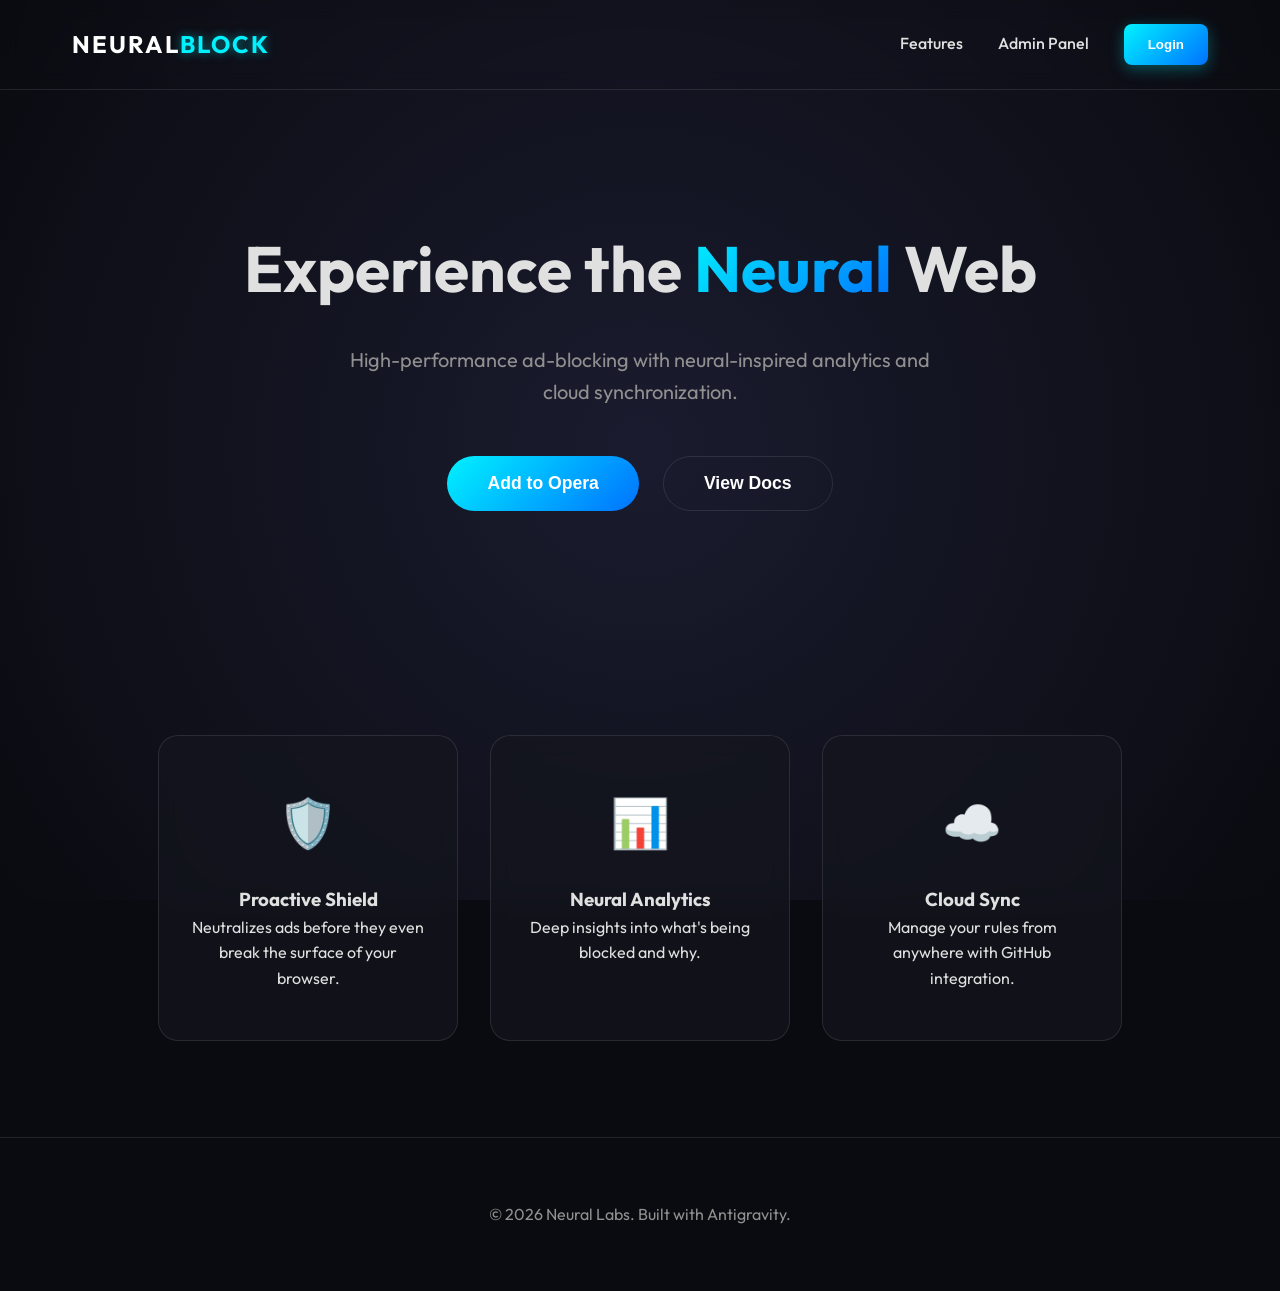
<file: index.html>
<!DOCTYPE html>
<html lang="en">
<head>
    <meta charset="UTF-8">
    <meta name="viewport" content="width=device-width, initial-scale=1.0">
    <title>NeuralBlock | The Future of Ad-Blocking</title>
    <link rel="stylesheet" href="landing.css">
    <link href="https://fonts.googleapis.com/css2?family=Outfit:wght@300;400;600;700&display=swap" rel="stylesheet">
</head>
<body>
    <div class="neural-core"></div>
    
    <header>
        <div class="container nav-container">
            <div class="logo">
                <span class="neural">NEURAL</span><span class="block">BLOCK</span>
            </div>
            <nav>
                <a href="#features">Features</a>
                <a href="admin/admin.html" class="admin-link">Admin Panel</a>
                <button id="login-trigger" class="btn-primary">Login</button>
            </nav>
        </div>
    </header>

    <main>
        <section class="hero">
            <div class="container">
                <div class="hero-content">
                    <h1>Experience the <span class="gradient-text">Neural</span> Web</h1>
                    <p>High-performance ad-blocking with neural-inspired analytics and cloud synchronization.</p>
                    <div class="cta-group">
                        <button class="btn-glow">Add to Opera</button>
                        <button class="btn-outline">View Docs</button>
                    </div>
                </div>
            </div>
        </section>

        <section id="features" class="features">
            <div class="container">
                <div class="feature-grid">
                    <div class="feature-card">
                        <div class="icon">🛡️</div>
                        <h3>Proactive Shield</h3>
                        <p>Neutralizes ads before they even break the surface of your browser.</p>
                    </div>
                    <div class="feature-card">
                        <div class="icon">📊</div>
                        <h3>Neural Analytics</h3>
                        <p>Deep insights into what's being blocked and why.</p>
                    </div>
                    <div class="feature-card">
                        <div class="icon">☁️</div>
                        <h3>Cloud Sync</h3>
                        <p>Manage your rules from anywhere with GitHub integration.</p>
                    </div>
                </div>
            </div>
        </section>
    </main>

    <!-- Login Modal -->
    <div id="login-modal" class="modal">
        <div class="modal-content">
            <span class="close">&times;</span>
            <h2>Access Command Center</h2>
            <form id="login-form">
                <div class="input-group">
                    <label>Terminal ID</label>
                    <input type="text" placeholder="admin@neural.labs" required>
                </div>
                <div class="input-group">
                    <label>Security Key</label>
                    <input type="password" placeholder="••••••••" required>
                </div>
                <button type="submit" class="btn-primary full-width">Initialize Connection</button>
            </form>
        </div>
    </div>

    <footer>
        <div class="container">
            <p>&copy; 2026 Neural Labs. Built with Antigravity.</p>
        </div>
    </footer>

    <script src="landing.js"></script>
</body>
</html>
</file>
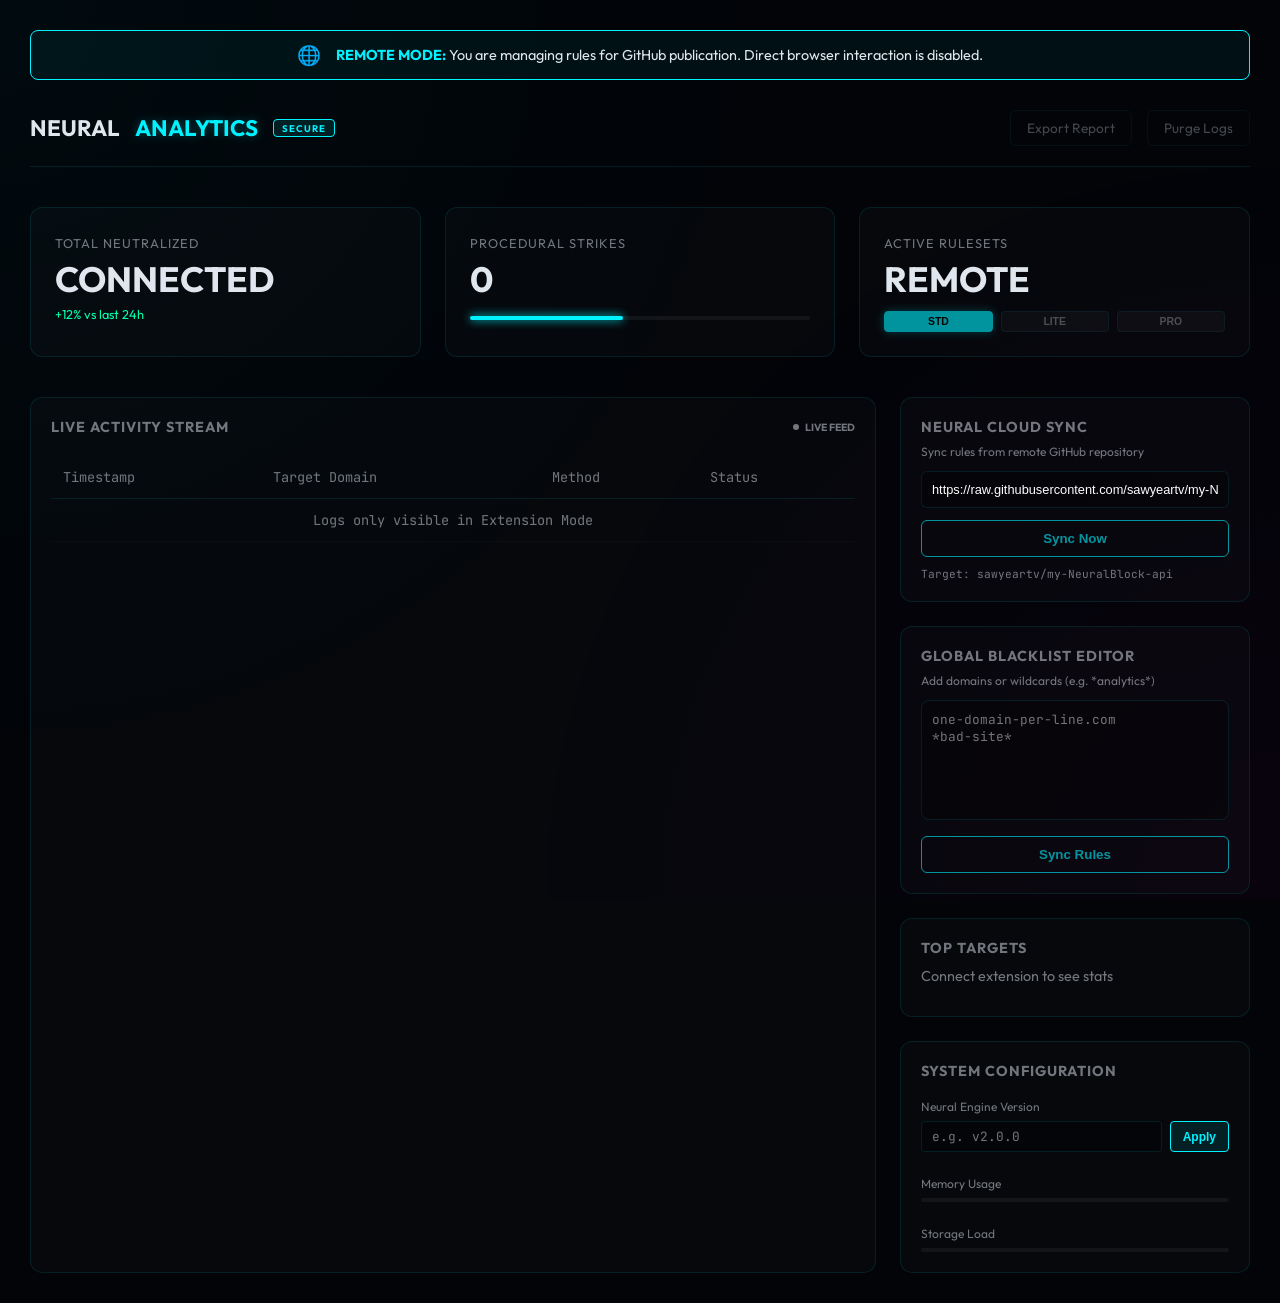
<file: admin/admin.html>
<!DOCTYPE html>
<html lang="en">

<head>
    <meta charset="UTF-8">
    <meta name="viewport" content="width=device-width, initial-scale=1.0">
    <title>Neural Analytics | Command Center</title>
    <link rel="stylesheet" href="admin.css">
    <link href="https://fonts.googleapis.com/css2?family=Outfit:wght@300;400;600;700&family=JetBrains+Mono&display=swap"
        rel="stylesheet">
</head>

<body>
    <div class="neural-bg"></div>
    <div class="container">
        <header>
            <div class="logo">
                <span class="neural">NEURAL</span><span class="analytics">ANALYTICS</span>
                <span class="status-badge">SECURE</span>
            </div>
            <nav>
                <button id="export-btn" class="nav-btn">Export Report</button>
                <button id="clear-logs-btn" class="nav-btn danger">Purge Logs</button>
            </nav>
        </header>

        <section class="overview-grid">
            <div class="stat-card">
                <label>Total Neutralized</label>
                <div class="value" id="total-count">0</div>
                <div class="trend positive">+12% vs last 24h</div>
            </div>
            <div class="stat-card">
                <label>Procedural Strikes</label>
                <div class="value" id="procedural-count">0</div>
                <div class="progress-bar">
                    <div class="fill" id="procedural-percent" style="width: 45%;"></div>
                </div>
            </div>
            <div class="stat-card">
                <label>Active Rulesets</label>
                <div class="value" id="active-tier">STANDARD</div>
                <div class="version-controls">
                    <button class="tier-btn active" data-tier="standard">STD</button>
                    <button class="tier-btn" data-tier="lite">LITE</button>
                    <button class="tier-btn" data-tier="pro">PRO</button>
                </div>
            </div>
        </section>

        <section class="main-content">
            <div class="card log-section">
                <div class="card-header">
                    <h3>Live Activity Stream</h3>
                    <div class="live-indicator">LIVE FEED</div>
                </div>
                <div class="log-table-wrapper">
                    <table id="log-table">
                        <thead>
                            <tr>
                                <th>Timestamp</th>
                                <th>Target Domain</th>
                                <th>Method</th>
                                <th>Status</th>
                            </tr>
                        </thead>
                        <tbody id="log-body">
                            <!-- Logs will be injected here -->
                        </tbody>
                    </table>
                </div>
            </div>

            <div class="side-panel">
                <div class="card cloud-sync">
                    <h3>Neural Cloud Sync</h3>
                    <p class="card-desc">Sync rules from remote GitHub repository</p>
                    <input type="text" id="cloud-url-input"
                        placeholder="https://raw.githubusercontent.com/.../rules.json">
                    <button id="sync-cloud-btn" class="secondary-btn">Sync Now</button>
                    <div id="sync-status" class="sync-status">Last sync: Never</div>
                </div>

                <div class="card blacklist-management">
                    <h3>Global Blacklist Editor</h3>
                    <p class="card-desc">Add domains or wildcards (e.g. *analytics*)</p>
                    <textarea id="global-blacklist-input"
                        placeholder="one-domain-per-line.com&#10;*bad-site*"></textarea>
                    <button id="sync-blacklist-btn" class="secondary-btn">Sync Rules</button>
                </div>

                <div class="card top-targets">
                    <h3>Top Targets</h3>
                    <ul id="target-list" class="target-list">
                        <!-- Top domains list -->
                    </ul>
                </div>

                <div class="card system-health">
                    <h3>System Configuration</h3>
                    <div class="version-override">
                        <span>Neural Engine Version</span>
                        <div class="input-group">
                            <input type="text" id="system-version-input" placeholder="e.g. v2.0.0">
                            <button id="apply-version-btn">Apply</button>
                        </div>
                    </div>

                    <div class="usage-metric">
                        <span>Memory Usage</span>
                        <div class="mini-bar">
                            <div class="fill" style="width: 15%;"></div>
                        </div>
                    </div>
                    <div class="usage-metric">
                        <span>Storage Load</span>
                        <div class="mini-bar">
                            <div class="fill" style="width: 32%;"></div>
                        </div>
                    </div>
                </div>
            </div>
        </section>
    </div>
    <script src="admin.js"></script>
</body>

</html>
</file>
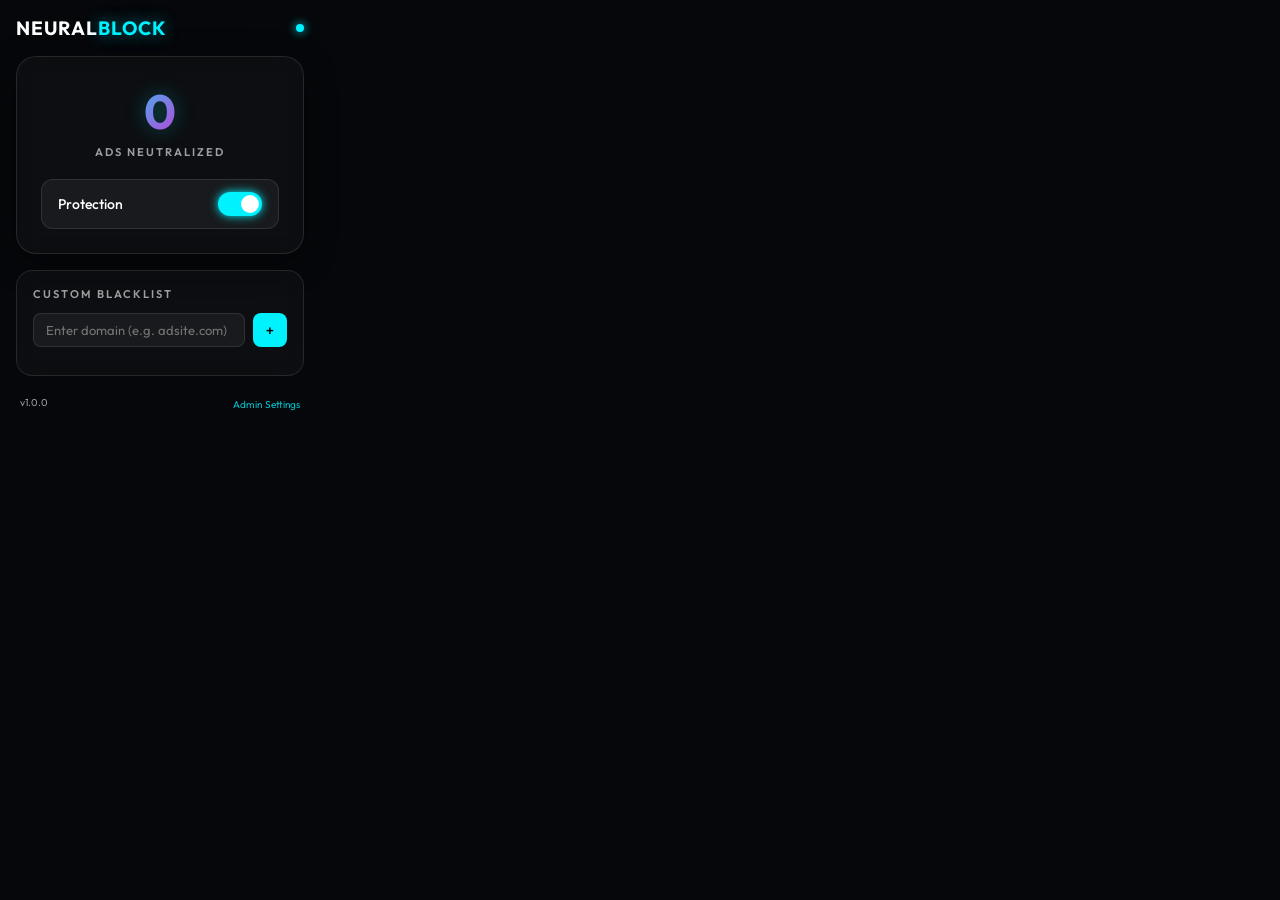
<file: popup/popup.html>
<!DOCTYPE html>
<html lang="en">

<head>
  <meta charset="UTF-8">
  <meta name="viewport" content="width=device-width, initial-scale=1.0">
  <title>NeuralBlock</title>
  <link rel="stylesheet" href="popup.css">
  <link href="https://fonts.googleapis.com/css2?family=Outfit:wght@300;400;600;700&display=swap" rel="stylesheet">
</head>

<body>
  <div class="container">
    <div class="header">
      <div class="logo">
        <span class="neural">NEURAL</span><span class="block">BLOCK</span>
      </div>
      <div class="status-indicator" id="status-dot"></div>
    </div>

    <div class="main-card">
      <div class="stats-section">
        <div class="counter-glow" id="counter">0</div>
        <p class="label">ADS NEUTRALIZED</p>
      </div>

      <div class="control-section">
        <div class="toggle-container">
          <span class="toggle-label">Protection</span>
          <label class="switch">
            <input type="checkbox" id="power-toggle" checked>
            <span class="slider round"></span>
          </label>
        </div>
      </div>
    </div>

    <div class="blacklist-card">
      <p class="label">CUSTOM BLACKLIST</p>
      <div class="input-group">
        <input type="text" id="blacklist-input" placeholder="Enter domain (e.g. adsite.com)">
        <button id="add-btn">+</button>
      </div>
      <ul id="blacklist-list">
        <!-- Dynamic items will be added here -->
      </ul>
    </div>

    <div class="footer">
      <div class="version">v1.0.0</div>
      <div class="links">
        <a href="#" id="admin-btn">Admin</a>
        <a href="#" id="settings-btn">Settings</a>
      </div>
    </div>
  </div>
  <script src="popup.js"></script>
</body>

</html>
</file>
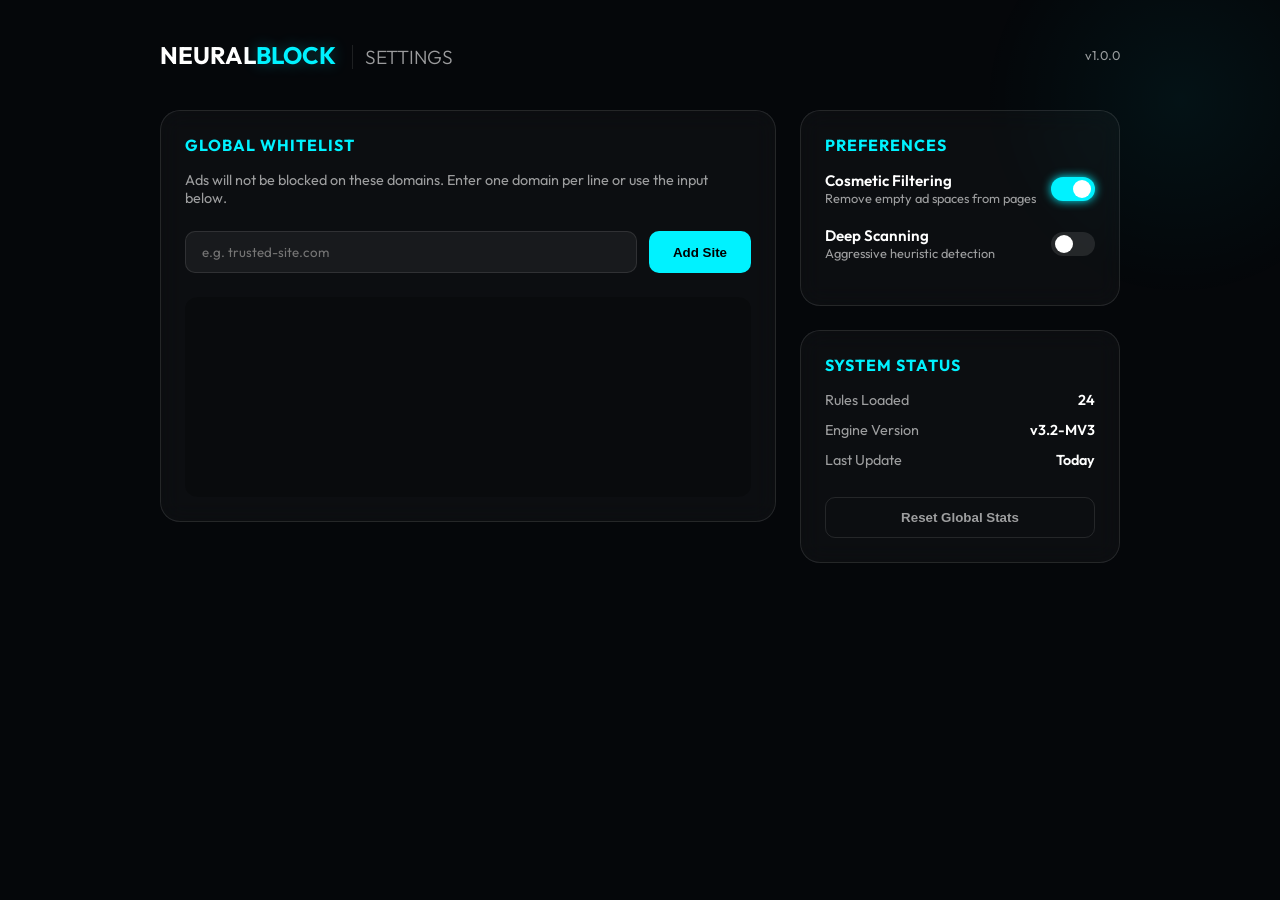
<file: settings/settings.html>
<!DOCTYPE html>
<html lang="en">

<head>
    <meta charset="UTF-8">
    <meta name="viewport" content="width=device-width, initial-scale=1.0">
    <title>NeuralBlock Settings</title>
    <link rel="stylesheet" href="settings.css">
    <link href="https://fonts.googleapis.com/css2?family=Outfit:wght@300;400;600;700&display=swap" rel="stylesheet">
</head>

<body>
    <div class="glow-bg"></div>
    <div class="container">
        <header>
            <div class="logo">
                <span class="neural">NEURAL</span><span class="block">BLOCK</span>
                <span class="page-title">SETTINGS</span>
            </div>
            <div class="version">v1.0.0</div>
        </header>

        <main class="grid-layout">
            <section class="card whitelist-section">
                <h3>Global Whitelist</h3>
                <p class="description">Ads will not be blocked on these domains. Enter one domain per line or use the
                    input below.</p>

                <div class="input-group">
                    <input type="text" id="whitelist-input" placeholder="e.g. trusted-site.com">
                    <button id="add-whitelist-btn">Add Site</button>
                </div>

                <div class="list-container">
                    <ul id="whitelist-list">
                        <!-- Whitelist items will be rendered here -->
                    </ul>
                </div>
            </section>

            <div class="side-panel">
                <section class="card options-section">
                    <h3>Preferences</h3>

                    <div class="option-item">
                        <div class="option-info">
                            <span class="option-name">Cosmetic Filtering</span>
                            <span class="option-desc">Remove empty ad spaces from pages</span>
                        </div>
                        <label class="switch">
                            <input type="checkbox" id="cosmetic-toggle" checked>
                            <span class="slider round"></span>
                        </label>
                    </div>

                    <div class="option-item">
                        <div class="option-info">
                            <span class="option-name">Deep Scanning</span>
                            <span class="option-desc">Aggressive heuristic detection</span>
                        </div>
                        <label class="switch">
                            <input type="checkbox" id="deep-scan-toggle">
                            <span class="slider round"></span>
                        </label>
                    </div>
                </section>

                <section class="card info-card">
                    <h3>System Status</h3>
                    <div class="stat-row">
                        <span>Rules Loaded</span>
                        <span class="stat-value" id="rules-count">24</span>
                    </div>
                    <div class="stat-row">
                        <span>Engine Version</span>
                        <span class="stat-value">v3.2-MV3</span>
                    </div>
                    <div class="stat-row">
                        <span>Last Update</span>
                        <span class="stat-value">Today</span>
                    </div>
                    <button id="reset-stats-btn" class="secondary-btn">Reset Global Stats</button>
                </section>
            </div>
        </main>
    </div>
    <script src="settings.js"></script>
</body>

</html>
</file>
<file: landing.css>
:root {
    --primary: #00f2ff;
    --primary-glow: rgba(0, 242, 255, 0.5);
    --bg-dark: #0a0b10;
    --card-bg: rgba(20, 22, 30, 0.7);
    --glass-border: rgba(255, 255, 255, 0.1);
    --text-main: #e0e0e0;
    --text-dim: #909090;
    --gradient: linear-gradient(135deg, #00f2ff 0%, #0072ff 100%);
}

* {
    margin: 0;
    padding: 0;
    box-sizing: border-box;
}

body {
    font-family: 'Outfit', sans-serif;
    background-color: var(--bg-dark);
    color: var(--text-main);
    line-height: 1.6;
    overflow-x: hidden;
}

.neural-core {
    position: fixed;
    top: 0;
    left: 0;
    width: 100%;
    height: 100%;
    background: radial-gradient(circle at 50% 50%, #1a1b2e 0%, #0a0b10 100%);
    z-index: -1;
}

.container {
    max-width: 1200px;
    margin: 0 auto;
    padding: 0 2rem;
}

header {
    padding: 1.5rem 0;
    backdrop-filter: blur(10px);
    border-bottom: 1px solid var(--glass-border);
    position: sticky;
    top: 0;
    z-index: 100;
}

.nav-container {
    display: flex;
    justify-content: space-between;
    align-items: center;
}

.logo {
    font-weight: 700;
    font-size: 1.5rem;
    letter-spacing: 2px;
}

.neural { color: white; }
.block { color: var(--primary); text-shadow: 0 0 10px var(--primary-glow); }

nav a {
    color: var(--text-main);
    text-decoration: none;
    margin-right: 2rem;
    font-weight: 500;
    transition: 0.3s;
}

nav a:hover {
    color: var(--primary);
}

.btn-primary {
    background: var(--gradient);
    border: none;
    padding: 0.8rem 1.5rem;
    border-radius: 8px;
    color: white;
    font-weight: 600;
    cursor: pointer;
    transition: 0.3s;
    box-shadow: 0 4px 15px rgba(0, 242, 255, 0.3);
}

.btn-primary:hover {
    transform: translateY(-2px);
    box-shadow: 0 6px 20px rgba(0, 242, 255, 0.4);
}

.hero {
    padding: 8rem 0;
    text-align: center;
}

.hero h1 {
    font-size: 4rem;
    font-weight: 700;
    margin-bottom: 1.5rem;
}

.gradient-text {
    background: var(--gradient);
    -webkit-background-clip: text;
    -webkit-text-fill-color: transparent;
}

.hero p {
    font-size: 1.25rem;
    color: var(--text-dim);
    max-width: 600px;
    margin: 0 auto 3rem;
}

.cta-group {
    display: flex;
    gap: 1.5rem;
    justify-content: center;
}

.btn-glow {
    background: var(--gradient);
    color: white;
    padding: 1rem 2.5rem;
    border-radius: 50px;
    border: none;
    font-size: 1.1rem;
    font-weight: 600;
    cursor: pointer;
    animation: glow 2s infinite ease-in-out;
}

.btn-outline {
    background: transparent;
    color: white;
    padding: 1rem 2.5rem;
    border-radius: 50px;
    border: 1px solid var(--glass-border);
    font-size: 1.1rem;
    font-weight: 600;
    cursor: pointer;
}

@keyframes glow {
    0%, 100% { box-shadow: 0 0 10px var(--primary-glow); }
    50% { box-shadow: 0 0 30px var(--primary-glow); }
}

.features {
    padding: 6rem 0;
}

.feature-grid {
    display: flex;
    gap: 2rem;
    justify-content: center;
}

.feature-card {
    background: var(--card-bg);
    border: 1px solid var(--glass-border);
    padding: 3rem 2rem;
    border-radius: 20px;
    text-align: center;
    backdrop-filter: blur(10px);
    transition: 0.3s;
    width: 300px;
}

.feature-card:hover {
    transform: translateY(-10px);
    border-color: var(--primary);
}

.feature-card .icon {
    font-size: 3rem;
    margin-bottom: 1.5rem;
}

/* Modal Styling */
.modal {
    display: none;
    position: fixed;
    z-index: 1000;
    top: 0;
    left: 0;
    width: 100%;
    height: 100%;
    background: rgba(0, 0, 0, 0.8);
    backdrop-filter: blur(5px);
}

.modal-content {
    background: var(--bg-dark);
    margin: 10% auto;
    padding: 3rem;
    border: 1px solid var(--primary);
    width: 400px;
    border-radius: 20px;
    position: relative;
    box-shadow: 0 0 30px rgba(0, 242, 255, 0.2);
}

.close {
    position: absolute;
    right: 1.5rem;
    top: 1rem;
    font-size: 2rem;
    cursor: pointer;
    color: var(--text-dim);
}

.input-group {
    margin: 1.5rem 0;
}

.input-group label {
    display: block;
    margin-bottom: 0.5rem;
    font-size: 0.9rem;
    color: var(--primary);
    text-transform: uppercase;
    letter-spacing: 1px;
}

.input-group input {
    width: 100%;
    padding: 0.8rem;
    background: rgba(255, 255, 255, 0.05);
    border: 1px solid var(--glass-border);
    border-radius: 8px;
    color: white;
    outline: none;
}

.input-group input:focus {
    border-color: var(--primary);
}

.full-width {
    width: 100%;
}

footer {
    padding: 4rem 0;
    text-align: center;
    border-top: 1px solid var(--glass-border);
    color: var(--text-dim);
}
</file>
<file: admin/admin.css>
:root {
    --bg-color: #020408;
    --card-bg: rgba(255, 255, 255, 0.02);
    --border-color: rgba(0, 242, 255, 0.1);
    --accent-cyan: #00f2ff;
    --accent-magenta: #ff00c8;
    --text-primary: #e0e6ed;
    --text-secondary: rgba(224, 230, 237, 0.5);
    --font-main: 'Outfit', sans-serif;
    --font-mono: 'JetBrains Mono', monospace;
}

* {
    margin: 0;
    padding: 0;
    box-sizing: border-box;
}

body {
    background-color: var(--bg-color);
    color: var(--text-primary);
    font-family: var(--font-main);
    min-height: 100vh;
    overflow-x: hidden;
}

.neural-bg {
    position: fixed;
    top: 0;
    left: 0;
    width: 100%;
    height: 100%;
    background:
        radial-gradient(circle at 0% 0%, rgba(0, 242, 255, 0.03) 0%, transparent 50%),
        radial-gradient(circle at 100% 100%, rgba(255, 0, 200, 0.03) 0%, transparent 50%);
    z-index: -1;
}

.container {
    max-width: 1400px;
    margin: 0 auto;
    padding: 30px;
}

header {
    display: flex;
    justify-content: space-between;
    align-items: center;
    margin-bottom: 40px;
    padding-bottom: 20px;
    border-bottom: 1px solid var(--border-color);
}

.logo {
    display: flex;
    align-items: center;
    gap: 15px;
    font-size: 1.4rem;
    font-weight: 700;
}

.analytics {
    color: var(--accent-cyan);
    text-shadow: 0 0 10px rgba(0, 242, 255, 0.3);
}

.status-badge {
    background: rgba(0, 242, 255, 0.1);
    color: var(--accent-cyan);
    font-size: 0.6rem;
    padding: 2px 8px;
    border-radius: 4px;
    border: 1px solid var(--accent-cyan);
    letter-spacing: 1px;
}

nav {
    display: flex;
    gap: 15px;
}

.nav-btn {
    background: transparent;
    border: 1px solid var(--border-color);
    color: var(--text-secondary);
    padding: 8px 16px;
    border-radius: 6px;
    font-family: inherit;
    font-size: 0.85rem;
    cursor: pointer;
    transition: all 0.3s;
}

.nav-btn:hover {
    border-color: var(--accent-cyan);
    color: white;
}

.nav-btn.danger:hover {
    border-color: var(--accent-magenta);
    background: rgba(255, 0, 200, 0.1);
}

/* Stats Grid */
.overview-grid {
    display: grid;
    grid-template-columns: repeat(3, 1fr);
    gap: 24px;
    margin-bottom: 40px;
}

.stat-card {
    background: var(--card-bg);
    border: 1px solid var(--border-color);
    padding: 24px;
    border-radius: 12px;
}

.stat-card label {
    font-size: 0.8rem;
    color: var(--text-secondary);
    text-transform: uppercase;
    letter-spacing: 1px;
}

.stat-card .value {
    font-size: 2.2rem;
    font-weight: 700;
    margin: 5px 0;
}

.version-controls {
    display: flex;
    gap: 8px;
    margin-top: 10px;
}

.tier-btn {
    flex: 1;
    background: rgba(255, 255, 255, 0.05);
    border: 1px solid var(--border-color);
    color: var(--text-secondary);
    padding: 4px;
    font-size: 0.65rem;
    border-radius: 4px;
    cursor: pointer;
    font-weight: 600;
    transition: all 0.2s;
}

.tier-btn.active {
    background: var(--accent-cyan);
    color: #000;
    border-color: var(--accent-cyan);
    box-shadow: 0 0 10px rgba(0, 242, 255, 0.4);
}

.status-text {
    font-size: 0.75rem;
    color: #00ffaa;
    margin-top: 5px;
}

.trend {
    font-size: 0.8rem;
}

.positive {
    color: #00ffaa;
}

.progress-bar {
    width: 100%;
    height: 4px;
    background: rgba(255, 255, 255, 0.05);
    border-radius: 2px;
    margin-top: 15px;
}

.progress-bar .fill {
    height: 100%;
    background: var(--accent-cyan);
    border-radius: 2px;
    box-shadow: 0 0 10px var(--accent-cyan);
}

/* Context Banner */
.context-banner {
    background: rgba(0, 242, 255, 0.05);
    border: 1px solid var(--accent-cyan);
    border-radius: 8px;
    padding: 12px 20px;
    margin-bottom: 30px;
    display: flex;
    align-items: center;
    justify-content: center;
    animation: slideDown 0.5s ease-out;
}

.banner-content {
    display: flex;
    align-items: center;
    gap: 15px;
}

.context-banner .icon {
    font-size: 1.2rem;
}

.context-banner .text {
    font-size: 0.9rem;
    color: var(--text-primary);
}

.context-banner strong {
    color: var(--accent-cyan);
}

@keyframes slideDown {
    from { transform: translateY(-20px); opacity: 0; }
    to { transform: translateY(0); opacity: 1; }
}

/* Remote Mode Adjustments */
body.remote-mode .nav-btn,
body.remote-mode .secondary-btn,
body.remote-mode .tier-btn {
    opacity: 0.6;
    cursor: default;
    pointer-events: none;
}

body.remote-mode #cloud-url-input {
    opacity: 1;
    pointer-events: all;
    cursor: text;
}

body.remote-mode #global-blacklist-input {
    opacity: 1;
    pointer-events: all;
    cursor: text;
}

body.remote-mode .live-indicator {
    color: var(--text-secondary);
}

body.remote-mode .live-indicator::before {
    background: var(--text-secondary);
    animation: none;
}

/* Main Layout */
.main-content {
    display: grid;
    grid-template-columns: 1fr 350px;
    gap: 24px;
}

#cloud-url-input {
    width: 100%;
    background: rgba(0, 0, 0, 0.3);
    border: 1px solid var(--border-color);
    border-radius: 6px;
    padding: 10px;
    color: white;
    font-size: 0.8rem;
    margin-bottom: 12px;
}

#cloud-url-input:focus {
    outline: none;
    border-color: var(--accent-cyan);
}

.sync-status {
    font-size: 0.7rem;
    color: var(--text-secondary);
    margin-top: 10px;
    font-family: var(--font-mono);
}

.card {
    background: var(--card-bg);
    border: 1px solid var(--border-color);
    border-radius: 12px;
    padding: 20px;
}

.card-desc {
    font-size: 0.75rem;
    color: var(--text-secondary);
    margin: 8px 0 12px 0;
}

#global-blacklist-input {
    width: 100%;
    height: 120px;
    background: rgba(0, 0, 0, 0.3);
    border: 1px solid var(--border-color);
    border-radius: 8px;
    padding: 10px;
    color: var(--font-mono);
    font-size: 0.8rem;
    resize: none;
    margin-bottom: 12px;
    font-family: var(--font-mono);
}

#global-blacklist-input:focus {
    outline: none;
    border-color: var(--accent-cyan);
}

.secondary-btn {
    width: 100%;
    background: transparent;
    border: 1px solid var(--accent-cyan);
    color: var(--accent-cyan);
    padding: 10px;
    border-radius: 6px;
    font-weight: 600;
    cursor: pointer;
    transition: all 0.2s;
}

.secondary-btn:hover {
    background: var(--accent-cyan);
    color: #000;
}

.card-header {
    display: flex;
    justify-content: space-between;
    align-items: center;
    margin-bottom: 20px;
}

h3 {
    font-size: 0.9rem;
    text-transform: uppercase;
    letter-spacing: 1px;
    color: var(--text-secondary);
}

.live-indicator {
    color: var(--accent-magenta);
    font-size: 0.65rem;
    font-weight: 700;
    display: flex;
    align-items: center;
    gap: 6px;
}

.live-indicator::before {
    content: '';
    width: 6px;
    height: 6px;
    background: var(--accent-magenta);
    border-radius: 50%;
    animation: blink 1.5s infinite;
}

@keyframes blink {

    0%,
    100% {
        opacity: 1;
    }

    50% {
        opacity: 0.2;
    }
}

/* Log Table */
.log-table-wrapper {
    max-height: 500px;
    overflow-y: auto;
}

table {
    width: 100%;
    border-collapse: collapse;
    font-family: var(--font-mono);
    font-size: 0.85rem;
}

th {
    text-align: left;
    color: var(--text-secondary);
    padding: 12px;
    font-weight: 400;
    border-bottom: 1px solid var(--border-color);
}

td {
    padding: 12px;
    border-bottom: 1px solid rgba(255, 255, 255, 0.02);
}

tr:hover td {
    background: rgba(255, 255, 255, 0.02);
}

.method-badge {
    padding: 2px 6px;
    border-radius: 4px;
    font-size: 0.7rem;
}

.method-network {
    background: rgba(0, 242, 255, 0.1);
    color: var(--accent-cyan);
}

.method-procedural {
    background: rgba(255, 0, 200, 0.1);
    color: var(--accent-magenta);
}

/* Side Panel */
.side-panel {
    display: flex;
    flex-direction: column;
    gap: 24px;
}

.target-list {
    list-style: none;
}

.target-list li {
    display: flex;
    justify-content: space-between;
    padding: 10px 0;
    border-bottom: 1px solid rgba(255, 255, 255, 0.02);
    font-size: 0.9rem;
}

.version-override {
    margin-top: 15px;
}

.version-override span {
    font-size: 0.75rem;
    color: var(--text-secondary);
}

.version-override .input-group {
    display: flex;
    gap: 8px;
    margin-top: 6px;
}

#system-version-input {
    flex: 1;
    background: rgba(0, 0, 0, 0.3);
    border: 1px solid var(--border-color);
    border-radius: 4px;
    padding: 6px 10px;
    color: white;
    font-family: var(--font-mono);
    font-size: 0.8rem;
}

#apply-version-btn {
    background: rgba(0, 242, 255, 0.1);
    border: 1px solid var(--accent-cyan);
    color: var(--accent-cyan);
    padding: 4px 12px;
    border-radius: 4px;
    font-size: 0.75rem;
    cursor: pointer;
    font-weight: 600;
}

#apply-version-btn:hover {
    background: var(--accent-cyan);
    color: black;
}

.usage-metric {
    margin-top: 20px;
}

.usage-metric span {
    font-size: 0.75rem;
    color: var(--text-secondary);
}

.mini-bar {
    width: 100%;
    height: 4px;
    background: rgba(255, 255, 255, 0.05);
    border-radius: 2px;
    margin-top: 6px;
}

/* Custom Scrollbar */
::-webkit-scrollbar {
    width: 6px;
}

::-webkit-scrollbar-track {
    background: transparent;
}

::-webkit-scrollbar-thumb {
    background: var(--border-color);
    border-radius: 10px;
}

::-webkit-scrollbar-thumb:hover {
    background: var(--accent-cyan);
}
</file>
<file: popup/popup.css>
:root {
  --bg-color: #05070a;
  --card-bg: rgba(255, 255, 255, 0.03);
  --glass-border: rgba(255, 255, 255, 0.1);
  --accent-cyan: #00f2ff;
  --accent-magenta: #ff00c8;
  --text-primary: #ffffff;
  --text-secondary: rgba(255, 255, 255, 0.6);
  --neon-shadow: 0 0 15px rgba(0, 242, 255, 0.5);
}

* {
  margin: 0;
  padding: 0;
  box-sizing: border-box;
}

body {
  width: 320px;
  background-color: var(--bg-color);
  color: var(--text-primary);
  font-family: 'Outfit', sans-serif;
  overflow: hidden;
  padding: 16px;
}

.container {
  display: flex;
  flex-direction: column;
  gap: 16px;
}

.header {
  display: flex;
  justify-content: space-between;
  align-items: center;
}

.logo {
  font-size: 1.2rem;
  font-weight: 700;
  letter-spacing: 1px;
}

.neural {
  color: var(--text-primary);
}

.block {
  color: var(--accent-cyan);
  text-shadow: var(--neon-shadow);
}

.status-indicator {
  width: 8px;
  height: 8px;
  border-radius: 50%;
  background-color: var(--accent-cyan);
  box-shadow: 0 0 10px var(--accent-cyan);
}

.status-indicator.disabled {
  background-color: #ff4d4d;
  box-shadow: 0 0 10px #ff4d4d;
}

.main-card {
  background: var(--card-bg);
  backdrop-filter: blur(12px);
  -webkit-backdrop-filter: blur(12px);
  border: 1px solid var(--glass-border);
  border-radius: 20px;
  padding: 24px;
  display: flex;
  flex-direction: column;
  align-items: center;
  gap: 20px;
  box-shadow: 0 8px 32px 0 rgba(0, 0, 0, 0.37);
}

.stats-section {
  text-align: center;
}

.counter-glow {
  font-size: 3rem;
  font-weight: 700;
  background: linear-gradient(135deg, var(--accent-cyan), var(--accent-magenta));
  -webkit-background-clip: text;
  background-clip: text;
  -webkit-text-fill-color: transparent;
  filter: drop-shadow(0 0 10px rgba(0, 242, 255, 0.3));
  margin-bottom: 4px;
}

.label {
  font-size: 0.7rem;
  font-weight: 600;
  color: var(--text-secondary);
  letter-spacing: 2px;
  text-transform: uppercase;
}

.control-section {
  width: 100%;
}

.toggle-container {
  display: flex;
  justify-content: space-between;
  align-items: center;
  background: rgba(255, 255, 255, 0.05);
  padding: 12px 16px;
  border-radius: 12px;
  border: 1px solid var(--glass-border);
}

.toggle-label {
  font-size: 14px;
  font-weight: 500;
}

/* Switch Styles */
.switch {
  position: relative;
  display: inline-block;
  width: 44px;
  height: 24px;
}

.switch input {
  opacity: 0;
  width: 0;
  height: 0;
}

.slider {
  position: absolute;
  cursor: pointer;
  top: 0;
  left: 0;
  right: 0;
  bottom: 0;
  background-color: rgba(255, 255, 255, 0.1);
  transition: .4s;
}

.slider:before {
  position: absolute;
  content: "";
  height: 18px;
  width: 18px;
  left: 3px;
  bottom: 3px;
  background-color: white;
  transition: .4s;
}

input:checked+.slider {
  background-color: var(--accent-cyan);
  box-shadow: 0 0 10px var(--accent-cyan);
}

input:checked+.slider:before {
  transform: translateX(20px);
}

.slider.round {
  border-radius: 34px;
}

.slider.round:before {
  border-radius: 50%;
}

.footer {
  display: flex;
  justify-content: space-between;
  align-items: center;
  padding: 0 4px;
}

.version {
  font-size: 10px;
  color: var(--text-secondary);
}

.links a {
  font-size: 10px;
  color: var(--accent-cyan);
  text-decoration: none;
  opacity: 0.8;
  transition: opacity 0.2s;
}

.links a:hover {
  opacity: 1;
}

.blacklist-card {
  background: var(--card-bg);
  backdrop-filter: blur(12px);
  border: 1px solid var(--glass-border);
  border-radius: 16px;
  padding: 16px;
  display: flex;
  flex-direction: column;
  gap: 12px;
}

.input-group {
  display: flex;
  gap: 8px;
}

#blacklist-input {
  flex: 1;
  background: rgba(255, 255, 255, 0.05);
  border: 1px solid var(--glass-border);
  border-radius: 8px;
  padding: 8px 12px;
  color: white;
  font-family: inherit;
  font-size: 13px;
}

#blacklist-input:focus {
  border-color: var(--accent-cyan);
  outline: none;
}

#add-btn {
  background: var(--accent-cyan);
  border: none;
  border-radius: 8px;
  width: 34px;
  height: 34px;
  color: black;
  font-weight: bold;
  cursor: pointer;
  transition: transform 0.2s;
}

#add-btn:hover {
  transform: scale(1.05);
}

#blacklist-list {
  list-style: none;
  max-height: 100px;
  overflow-y: auto;
}

#blacklist-list li {
  display: flex;
  justify-content: space-between;
  align-items: center;
  padding: 8px 0;
  border-bottom: 1px solid rgba(255, 255, 255, 0.05);
  font-size: 13px;
  color: var(--text-secondary);
}

.remove-btn {
  color: #ff4d4d;
  cursor: pointer;
  font-size: 16px;
  font-weight: bold;
  padding: 0 4px;
}
</file>
<file: settings/settings.css>
:root {
    --bg-color: #05070a;
    --card-bg: rgba(255, 255, 255, 0.03);
    --glass-border: rgba(255, 255, 255, 0.1);
    --accent-cyan: #00f2ff;
    --accent-magenta: #ff00c8;
    --text-primary: #ffffff;
    --text-secondary: rgba(255, 255, 255, 0.6);
    --neon-shadow: 0 0 15px rgba(0, 242, 255, 0.3);
}

* {
    margin: 0;
    padding: 0;
    box-sizing: border-box;
}

body {
    background-color: var(--bg-color);
    color: var(--text-primary);
    font-family: 'Outfit', sans-serif;
    min-height: 100vh;
    overflow-x: hidden;
}

.glow-bg {
    position: fixed;
    top: -100px;
    right: -100px;
    width: 400px;
    height: 400px;
    background: radial-gradient(circle, rgba(0, 242, 255, 0.05) 0%, transparent 70%);
    z-index: -1;
}

.container {
    max-width: 1000px;
    margin: 0 auto;
    padding: 40px 20px;
}

header {
    display: flex;
    justify-content: space-between;
    align-items: center;
    margin-bottom: 40px;
}

.logo {
    font-size: 1.5rem;
    font-weight: 700;
}

.neural {
    color: white;
}

.block {
    color: var(--accent-cyan);
    text-shadow: var(--neon-shadow);
}

.page-title {
    margin-left: 12px;
    padding-left: 12px;
    border-left: 1px solid var(--glass-border);
    font-weight: 300;
    font-size: 1.2rem;
    color: var(--text-secondary);
}

.version {
    font-size: 0.8rem;
    color: var(--text-secondary);
}

.grid-layout {
    display: grid;
    grid-template-columns: 1fr 320px;
    gap: 24px;
}

.card {
    background: var(--card-bg);
    backdrop-filter: blur(12px);
    border: 1px solid var(--glass-border);
    border-radius: 20px;
    padding: 24px;
    height: fit-content;
}

h3 {
    font-size: 1rem;
    text-transform: uppercase;
    letter-spacing: 1px;
    margin-bottom: 16px;
    color: var(--accent-cyan);
}

.description {
    font-size: 0.9rem;
    color: var(--text-secondary);
    margin-bottom: 24px;
}

.input-group {
    display: flex;
    gap: 12px;
    margin-bottom: 24px;
}

input[type="text"] {
    flex: 1;
    background: rgba(255, 255, 255, 0.05);
    border: 1px solid var(--glass-border);
    border-radius: 10px;
    padding: 12px 16px;
    color: white;
    font-family: inherit;
    transition: border-color 0.3s;
}

input[type="text"]:focus {
    border-color: var(--accent-cyan);
    outline: none;
}

button {
    background: var(--accent-cyan);
    color: #000;
    border: none;
    border-radius: 10px;
    padding: 0 24px;
    font-weight: 600;
    cursor: pointer;
    transition: transform 0.2s, background 0.2s;
}

button:hover {
    transform: translateY(-2px);
    background: #00d8e4;
}

button.secondary-btn {
    background: transparent;
    border: 1px solid var(--glass-border);
    color: var(--text-secondary);
    width: 100%;
    padding: 12px;
    margin-top: 16px;
}

button.secondary-btn:hover {
    background: rgba(255, 255, 255, 0.05);
    color: #ff4d4d;
}

.list-container {
    background: rgba(0, 0, 0, 0.2);
    border-radius: 12px;
    min-height: 200px;
    max-height: 400px;
    overflow-y: auto;
}

#whitelist-list {
    list-style: none;
}

#whitelist-list li {
    display: flex;
    justify-content: space-between;
    align-items: center;
    padding: 12px 16px;
    border-bottom: 1px solid var(--glass-border);
}

.remove-action {
    color: #ff4d4d;
    cursor: pointer;
    font-size: 0.8rem;
    opacity: 0;
    transition: opacity 0.2s;
}

#whitelist-list li:hover .remove-action {
    opacity: 1;
}

/* Options */
.side-panel {
    display: flex;
    flex-direction: column;
    gap: 24px;
}

.option-item {
    display: flex;
    justify-content: space-between;
    align-items: center;
    margin-bottom: 20px;
}

.option-info {
    display: flex;
    flex-direction: column;
}

.option-name {
    font-size: 0.95rem;
    font-weight: 600;
}

.option-desc {
    font-size: 0.8rem;
    color: var(--text-secondary);
}

/* Switch Styles */
.switch {
    width: 44px;
    height: 24px;
    position: relative;
    display: inline-block;
}

.switch input {
    opacity: 0;
    width: 0;
    height: 0;
}

.slider {
    position: absolute;
    cursor: pointer;
    top: 0;
    left: 0;
    right: 0;
    bottom: 0;
    background-color: rgba(255, 255, 255, 0.1);
    transition: .4s;
    border-radius: 34px;
}

.slider:before {
    position: absolute;
    content: "";
    height: 18px;
    width: 18px;
    left: 4px;
    bottom: 3px;
    background-color: white;
    transition: .4s;
    border-radius: 50%;
}

input:checked+.slider {
    background-color: var(--accent-cyan);
    box-shadow: 0 0 10px var(--accent-cyan);
}

input:checked+.slider:before {
    transform: translateX(18px);
}

/* Stats */
.stat-row {
    display: flex;
    justify-content: space-between;
    margin-bottom: 12px;
    font-size: 0.9rem;
    color: var(--text-secondary);
}

.stat-value {
    color: white;
    font-weight: 600;
}

@media (max-width: 768px) {
    .grid-layout {
        grid-template-columns: 1fr;
    }
}
</file>
